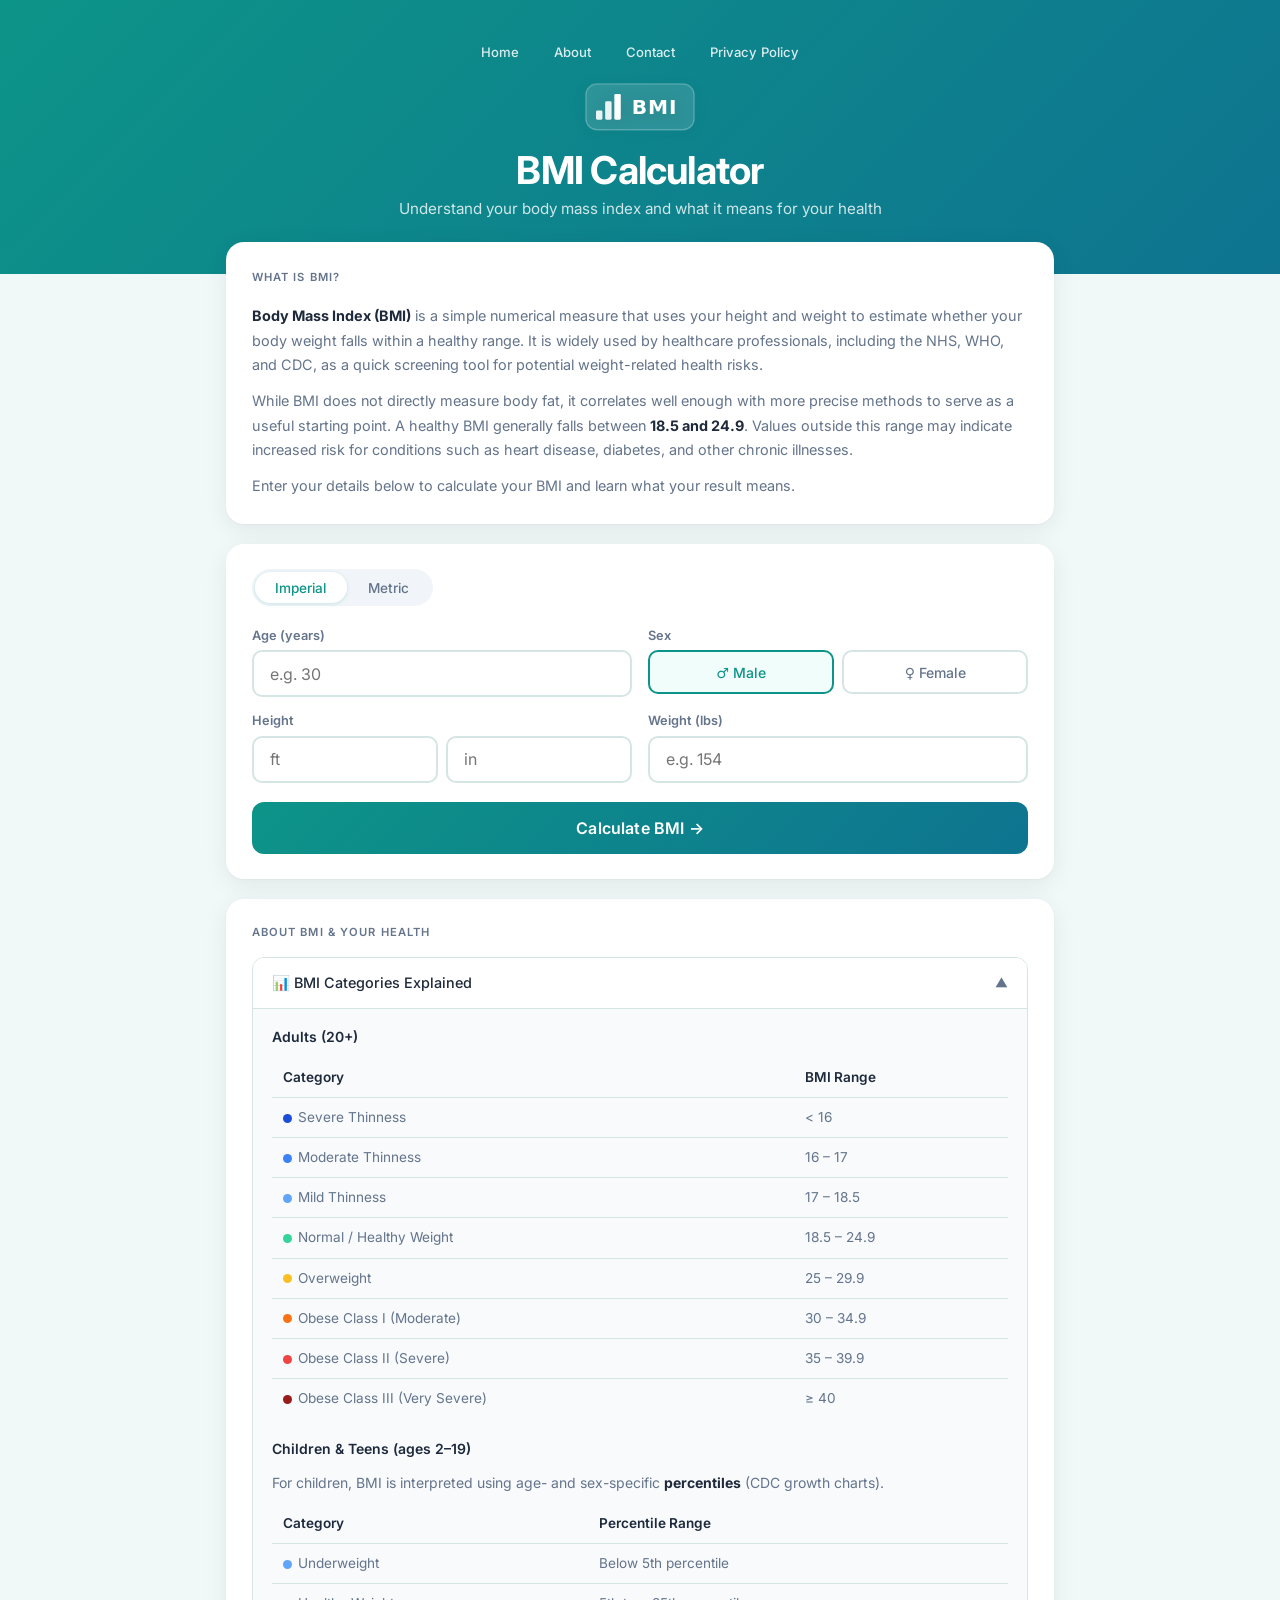
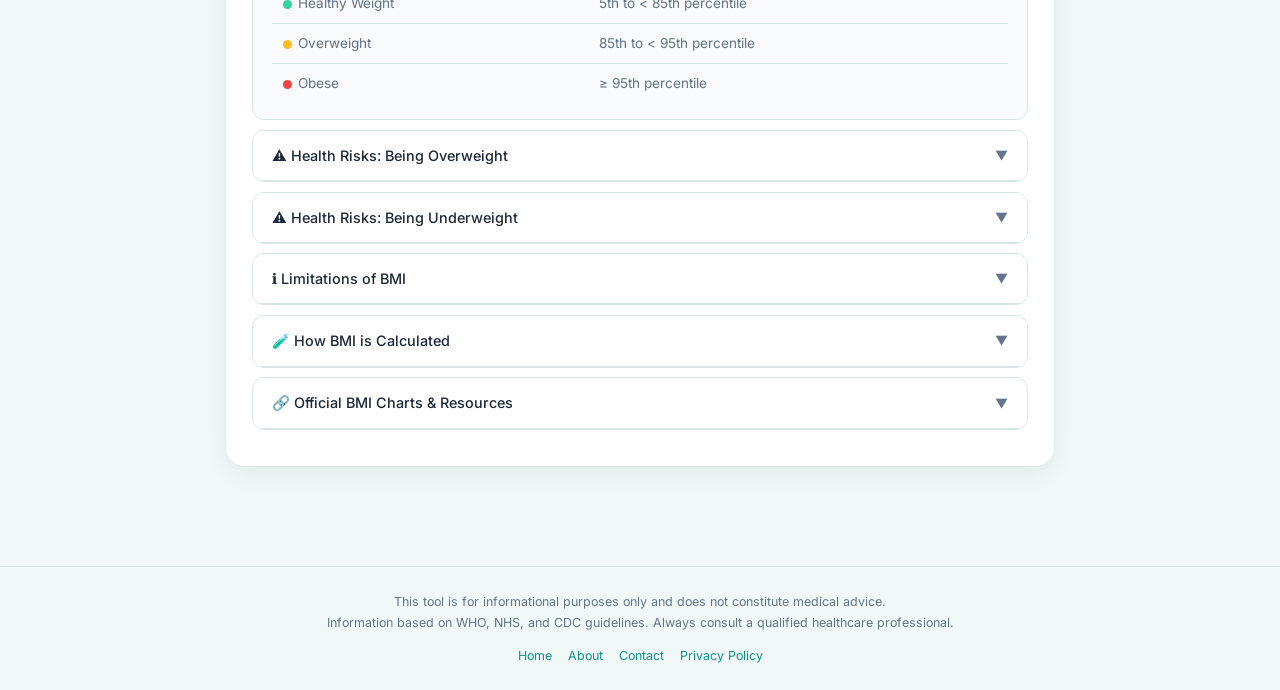
<file: index.html>
<!DOCTYPE html>
<html lang="en-GB">
<head>
<meta charset="UTF-8">
<meta name="viewport" content="width=device-width, initial-scale=1.0">
<title>BMI Calculator — Check Your Body Mass Index for Adults & Children</title>
<meta name="description" content="Free BMI calculator for adults and children (ages 2–19). Get your BMI, category, BMI Prime, Ponderal Index, and CDC percentile for kids. Based on WHO, NHS, and CDC guidelines.">
<meta name="author" content="BMI Calculator">
<meta name="robots" content="index, follow">
<meta name="theme-color" content="#0d9488">
<meta name="color-scheme" content="light">
<link rel="icon" href="/favicon.ico" sizes="32x32">
<link rel="icon" href="/favicon.svg" type="image/svg+xml">
<link rel="canonical" href="https://get-bmi.co.uk/">
<meta property="og:title" content="BMI Calculator — Adults & Children">
<meta property="og:description" content="Calculate your Body Mass Index instantly. Supports adults and children ages 2–19 with CDC percentile charts. Free, private, no sign-up required.">
<meta property="og:type" content="website">
<meta property="og:locale" content="en_GB">
<meta property="og:site_name" content="BMI Calculator">
<meta property="og:url" content="https://get-bmi.co.uk/">
<meta property="og:image" content="https://get-bmi.co.uk/og-image.png">
<meta property="og:image:width" content="1200">
<meta property="og:image:height" content="630">
<meta property="og:image:alt" content="BMI Calculator — free Body Mass Index tool for adults and children">
<meta name="twitter:card" content="summary_large_image">
<meta name="twitter:title" content="BMI Calculator — Adults & Children">
<meta name="twitter:description" content="Calculate your Body Mass Index instantly. Supports adults and children ages 2–19 with CDC percentile charts.">
<meta name="twitter:image" content="https://get-bmi.co.uk/og-image.png">
<meta name="twitter:image:alt" content="BMI Calculator — free Body Mass Index tool for adults and children">
<link rel="preconnect" href="https://fonts.googleapis.com">
<link rel="preconnect" href="https://fonts.gstatic.com" crossorigin>
<link href="https://fonts.googleapis.com/css2?family=Inter:wght@300;400;500;600;700&display=swap" rel="stylesheet">
<script>
  window.dataLayer = window.dataLayer || [];
  function gtag(){dataLayer.push(arguments);}
  gtag('consent', 'default', {
    'ad_storage': 'denied',
    'ad_user_data': 'denied',
    'ad_personalization': 'denied',
    'analytics_storage': 'denied',
    'wait_for_update': 500
  });
</script>
<script async src="https://fundingchoicesmessages.google.com/i/pub-6988631606998998?ers=1"></script>
<script>(function() {function signalGooglefcPresent() {
  if (!window.frames['googlefcPresent']) {
    if (document.body) {
      const iframe = document.createElement('iframe');
      iframe.style = 'width: 0; height: 0; border: none; z-index: -1000; left: -1000px; top: -1000px;';
      iframe.style.display = 'none';
      iframe.name = 'googlefcPresent';
      document.body.appendChild(iframe);
    } else {
      setTimeout(signalGooglefcPresent, 0);
    }
  }
}
signalGooglefcPresent();})();</script>
<script async src="https://pagead2.googlesyndication.com/pagead/js/adsbygoogle.js?client=ca-pub-6988631606998998"
     crossorigin="anonymous"></script>
<script type="application/ld+json">
{
  "@context": "https://schema.org",
  "@type": "WebApplication",
  "name": "BMI Calculator",
  "description": "Free Body Mass Index calculator for adults and children. Provides BMI, category, BMI Prime, Ponderal Index, healthy weight range, and CDC percentiles for ages 2–19.",
  "applicationCategory": "HealthApplication",
  "operatingSystem": "All",
  "offers": { "@type": "Offer", "price": "0", "priceCurrency": "USD" },
  "about": {
    "@type": "MedicalCondition",
    "name": "Obesity",
    "associatedAnatomy": { "@type": "AnatomicalStructure", "name": "Body" }
  }
}
</script>
<script type="application/ld+json">
{
  "@context": "https://schema.org",
  "@type": "BreadcrumbList",
  "itemListElement": [
    { "@type": "ListItem", "position": 1, "name": "Home", "item": "https://get-bmi.co.uk/" }
  ]
}
</script>
<script type="application/ld+json">
{
  "@context": "https://schema.org",
  "@type": "FAQPage",
  "mainEntity": [
    {
      "@type": "Question",
      "name": "What are the BMI categories for adults?",
      "acceptedAnswer": {
        "@type": "Answer",
        "text": "For adults aged 20 and over, BMI categories are: Underweight (below 18.5), Normal/Healthy Weight (18.5–24.9), Overweight (25–29.9), Obese Class I (30–34.9), Obese Class II (35–39.9), and Obese Class III (40 or above). For children aged 2–19, BMI is interpreted using age- and sex-specific CDC percentiles."
      }
    },
    {
      "@type": "Question",
      "name": "What are the health risks of being overweight?",
      "acceptedAnswer": {
        "@type": "Answer",
        "text": "Excess weight is associated with increased risk of Type 2 Diabetes, Coronary Heart Disease, Stroke, High Blood Pressure, certain cancers (bowel, breast), Sleep Apnoea, Osteoarthritis, Non-alcoholic Fatty Liver Disease, Kidney Disease, Gallbladder Disease, Metabolic Syndrome, Infertility, Depression, and Chronic Back Pain."
      }
    },
    {
      "@type": "Question",
      "name": "What are the health risks of being underweight?",
      "acceptedAnswer": {
        "@type": "Answer",
        "text": "Being underweight can lead to Malnutrition and Deficiencies, Osteoporosis, Anaemia, a Weakened Immune System, Fertility Problems, Developmental Issues in children, and Increased Surgical Risk."
      }
    },
    {
      "@type": "Question",
      "name": "What are the limitations of BMI?",
      "acceptedAnswer": {
        "@type": "Answer",
        "text": "BMI does not account for muscle mass (athletes may show high BMI with low body fat), age-related muscle loss in older adults, ethnicity-specific risk thresholds, pregnancy, or fat distribution. Waist circumference is a useful complementary measure."
      }
    },
    {
      "@type": "Question",
      "name": "How is BMI calculated?",
      "acceptedAnswer": {
        "@type": "Answer",
        "text": "Metric: BMI = weight (kg) ÷ height² (m²). Imperial: BMI = (weight (lbs) × 703) ÷ height² (in²). BMI Prime is your BMI divided by 25. Ponderal Index = weight (kg) ÷ height³ (m³). For children aged 2–19, BMI is compared against CDC age- and sex-specific percentile charts."
      }
    }
  ]
}
</script>
<link rel="stylesheet" href="style.css?v=4e0d9e52">
</head>
<body>

<header>
  <nav class="site-nav">
    <a href="/">Home</a>
    <a href="/about">About</a>
    <a href="/contact">Contact</a>
    <a href="/privacy">Privacy Policy</a>
  </nav>
  <svg class="header-logo" viewBox="0 0 120 52" fill="none" xmlns="http://www.w3.org/2000/svg" aria-hidden="true">
    <rect x="1" y="1" width="118" height="50" rx="12" fill="rgba(255,255,255,.13)" stroke="rgba(255,255,255,.25)" stroke-width="1.5"/>
    <!-- Bar chart icon -->
    <rect x="12" y="30" width="7" height="10" rx="1.5" fill="rgba(255,255,255,.9)"/>
    <rect x="22" y="20" width="7" height="20" rx="1.5" fill="rgba(255,255,255,.9)"/>
    <rect x="32" y="12" width="7" height="28" rx="1.5" fill="#fff"/>
    <!-- BMI text -->
    <text x="76" y="34" text-anchor="middle" font-family="system-ui,sans-serif" font-size="22" font-weight="800" fill="#fff" letter-spacing="1">BMI</text>
  </svg>
  <h1>BMI Calculator</h1>
  <p>Understand your body mass index and what it means for your health</p>
</header>

<main>

  <!-- ── Intro Card ── -->
  <div class="card anim-in intro-card">
    <h2 class="card-label">What is BMI?</h2>
    <p><strong class="hl">Body Mass Index (BMI)</strong> is a simple numerical measure that uses your height and weight to estimate whether your body weight falls within a healthy range. It is widely used by healthcare professionals, including the NHS, WHO, and CDC, as a quick screening tool for potential weight-related health risks.</p>
    <p>While BMI does not directly measure body fat, it correlates well enough with more precise methods to serve as a useful starting point. A healthy BMI generally falls between <strong class="hl">18.5 and 24.9</strong>. Values outside this range may indicate increased risk for conditions such as heart disease, diabetes, and other chronic illnesses.</p>
    <p>Enter your details below to calculate your BMI and learn what your result means.</p>
  </div>

  <!-- ── Input Card ── -->
  <div class="card anim-in">
    <div class="toggle-pill">
      <button id="btn-imperial" class="active" onclick="setUnit('imperial')">Imperial</button>
      <button id="btn-metric"            onclick="setUnit('metric')">Metric</button>
    </div>

    <div class="form-grid">
      <!-- Age -->
      <div class="fg">
        <label for="inp-age">Age (years)</label>
        <input id="inp-age" type="number" placeholder="e.g. 30" min="2" max="120">
      </div>

      <!-- Gender -->
      <div class="fg">
        <label>Sex</label>
        <div class="gender-row">
          <button class="gender-btn active" id="btn-male"   onclick="setGender('male')">&#9794; Male</button>
          <button class="gender-btn"        id="btn-female" onclick="setGender('female')">&#9792; Female</button>
        </div>
      </div>

      <!-- Height -->
      <div class="fg">
        <label id="lbl-height">Height</label>
        <div class="height-row" id="height-imperial">
          <input id="inp-ft" type="number" placeholder="ft" min="1" max="9">
          <input id="inp-in" type="number" placeholder="in" min="0" max="11" step="0.1">
        </div>
        <input id="inp-cm" type="number" placeholder="cm" min="50" max="300" class="hidden">
      </div>

      <!-- Weight -->
      <div class="fg">
        <label id="lbl-weight">Weight (lbs)</label>
        <input id="inp-weight" type="number" placeholder="e.g. 154" min="1">
      </div>
    </div>

    <button class="calc-btn" onclick="calculate()">Calculate BMI &rarr;</button>
  </div>

  <!-- ── Results ── -->
  <div id="results-wrap" class="hidden">

    <div class="results-grid">

      <!-- Bar Chart -->
      <div class="card gauge-wrap">
        <div class="card-label" id="chart-label">BMI Chart</div>

        <!-- Adult BMI chart -->
        <svg id="chart-svg" class="chart-svg" viewBox="0 0 200 260" aria-hidden="true">
          <defs>
            <clipPath id="bar-clip">
              <rect x="50" y="8" width="52" height="234" rx="8" ry="8"/>
            </clipPath>
          </defs>
          <g clip-path="url(#bar-clip)">
            <rect x="50" y="8"     width="52" height="33.4" fill="#991b1b"/>
            <rect x="50" y="41.4"  width="52" height="33.4" fill="#ef4444"/>
            <rect x="50" y="74.8"  width="52" height="33.4" fill="#f97316"/>
            <rect x="50" y="108.2" width="52" height="33.4" fill="#fbbf24"/>
            <rect x="50" y="141.6" width="52" height="43.5" fill="#34d399"/>
            <rect x="50" y="185.1" width="52" height="56.9" fill="#60a5fa"/>
            <line x1="50" y1="41.4"  x2="102" y2="41.4"  stroke="#fff" stroke-width="2"/>
            <line x1="50" y1="74.8"  x2="102" y2="74.8"  stroke="#fff" stroke-width="2"/>
            <line x1="50" y1="108.2" x2="102" y2="108.2" stroke="#fff" stroke-width="2"/>
            <line x1="50" y1="141.6" x2="102" y2="141.6" stroke="#fff" stroke-width="2"/>
            <line x1="50" y1="185.1" x2="102" y2="185.1" stroke="#fff" stroke-width="2"/>
          </g>
          <text x="44" y="13"  text-anchor="end" font-size="12" fill="#94a3b8" font-family="Inter,system-ui,sans-serif">45</text>
          <text x="44" y="46"  text-anchor="end" font-size="12" fill="#94a3b8" font-family="Inter,system-ui,sans-serif">40</text>
          <text x="44" y="80"  text-anchor="end" font-size="12" fill="#94a3b8" font-family="Inter,system-ui,sans-serif">35</text>
          <text x="44" y="113" text-anchor="end" font-size="12" fill="#94a3b8" font-family="Inter,system-ui,sans-serif">30</text>
          <text x="44" y="147" text-anchor="end" font-size="12" fill="#94a3b8" font-family="Inter,system-ui,sans-serif">25</text>
          <text x="44" y="190" text-anchor="end" font-size="12" fill="#94a3b8" font-family="Inter,system-ui,sans-serif">18.5</text>
          <text x="44" y="247" text-anchor="end" font-size="12" fill="#94a3b8" font-family="Inter,system-ui,sans-serif">10</text>
          <g id="chart-marker">
            <polygon points="110,0 122,-7 122,7" fill="#1e293b"/>
            <text id="m-bmi" x="126" y="5" font-size="13" font-weight="700" fill="#1e293b" font-family="Inter,system-ui,sans-serif"></text>
          </g>
        </svg>

        <!-- Child percentile chart (hidden by default) -->
        <svg id="chart-svg-child" class="chart-svg hidden" viewBox="0 0 200 260" aria-hidden="true">
          <defs>
            <clipPath id="bar-clip-child">
              <rect x="50" y="8" width="52" height="234" rx="8" ry="8"/>
            </clipPath>
          </defs>
          <g clip-path="url(#bar-clip-child)">
            <rect x="50" y="8"     width="52" height="11.7" fill="#ef4444"/>
            <rect x="50" y="19.7"  width="52" height="23.4" fill="#fbbf24"/>
            <rect x="50" y="43.1"  width="52" height="187.2" fill="#34d399"/>
            <rect x="50" y="230.3" width="52" height="11.7" fill="#60a5fa"/>
            <line x1="50" y1="19.7"  x2="102" y2="19.7"  stroke="#fff" stroke-width="2"/>
            <line x1="50" y1="43.1"  x2="102" y2="43.1"  stroke="#fff" stroke-width="2"/>
            <line x1="50" y1="230.3" x2="102" y2="230.3" stroke="#fff" stroke-width="2"/>
          </g>
          <text x="44" y="24"  text-anchor="end" font-size="11" fill="#94a3b8" font-family="Inter,system-ui,sans-serif">95th</text>
          <text x="44" y="48"  text-anchor="end" font-size="11" fill="#94a3b8" font-family="Inter,system-ui,sans-serif">85th</text>
          <text x="44" y="130" text-anchor="end" font-size="11" fill="#94a3b8" font-family="Inter,system-ui,sans-serif">50th</text>
          <text x="44" y="235" text-anchor="end" font-size="11" fill="#94a3b8" font-family="Inter,system-ui,sans-serif">5th</text>
          <g id="chart-marker-child">
            <polygon points="110,0 122,-7 122,7" fill="#1e293b"/>
            <text id="m-pct" x="126" y="5" font-size="13" font-weight="700" fill="#1e293b" font-family="Inter,system-ui,sans-serif"></text>
          </g>
        </svg>

        <!-- Adult legend -->
        <div class="scale-legend" id="legend-adult">
          <div class="legend-item"><div class="legend-dot" style="background:#60a5fa"></div>Underweight</div>
          <div class="legend-item"><div class="legend-dot" style="background:#34d399"></div>Healthy</div>
          <div class="legend-item"><div class="legend-dot" style="background:#fbbf24"></div>Overweight</div>
          <div class="legend-item"><div class="legend-dot" style="background:#ef4444"></div>Obese</div>
          <div class="legend-item"><div class="legend-dot" style="background:#991b1b"></div>Obese III+</div>
        </div>
        <!-- Child legend (hidden by default) -->
        <div class="scale-legend hidden" id="legend-child">
          <div class="legend-item"><div class="legend-dot" style="background:#60a5fa"></div>Underweight</div>
          <div class="legend-item"><div class="legend-dot" style="background:#34d399"></div>Healthy</div>
          <div class="legend-item"><div class="legend-dot" style="background:#fbbf24"></div>Overweight</div>
          <div class="legend-item"><div class="legend-dot" style="background:#ef4444"></div>Obese</div>
        </div>
      </div>

      <!-- Metrics -->
      <div class="card">
        <div class="card-label">Your Results</div>
        <div class="metrics">
          <div class="metric">
            <span class="metric-label">BMI</span>
            <span class="metric-val" id="r-bmi">—</span>
          </div>
          <div class="metric hidden" id="metric-pct">
            <span class="metric-label">Percentile</span>
            <span class="metric-val" id="r-pct">—</span>
          </div>
          <div class="metric">
            <span class="metric-label">Category</span>
            <span class="metric-val" id="r-cat">—</span>
          </div>
          <div class="metric">
            <span class="metric-label">Healthy Weight Range</span>
            <span class="metric-val" id="r-range">—</span>
          </div>
          <div class="metric">
            <span class="metric-label">BMI Prime</span>
            <span class="metric-val" id="r-prime">—</span>
          </div>
          <div class="metric">
            <span class="metric-label">Ponderal Index</span>
            <span class="metric-val" id="r-ponderal">—</span>
          </div>
        </div>
        <div class="insight" id="insight-box"></div>
      </div>

    </div>

<!-- NHS note -->
    <div class="nhs-note" id="nhs-note">
      <strong>Important NHS guidance:</strong> If you are of South Asian, Chinese, other Asian, Middle Eastern, Black African or African-Caribbean heritage, a BMI of 23 or above may indicate increased health risk, and 27.5 or above indicates high risk &mdash; lower than the standard thresholds. BMI is not appropriate during pregnancy. Always consult your GP for personalised medical advice.
    </div>

  </div>

  <!-- ── Info Section ── -->
  <div class="card">
    <h2 class="card-label">About BMI &amp; Your Health</h2>

    <div class="acc-item open">
      <div class="acc-head" onclick="toggleAcc(this)">
        <span>&#128202; BMI Categories Explained</span>
        <span class="acc-arrow">&#9660;</span>
      </div>
      <div class="acc-body"><div class="acc-inner">
        <p class="acc-subhead">Adults (20+)</p>
        <table class="bmi-table">
          <thead><tr><th>Category</th><th>BMI Range</th></tr></thead>
          <tbody>
            <tr><td><span class="dot-inline" style="background:#1d4ed8"></span>Severe Thinness</td><td>&lt; 16</td></tr>
            <tr><td><span class="dot-inline" style="background:#3b82f6"></span>Moderate Thinness</td><td>16 – 17</td></tr>
            <tr><td><span class="dot-inline" style="background:#60a5fa"></span>Mild Thinness</td><td>17 – 18.5</td></tr>
            <tr><td><span class="dot-inline" style="background:#34d399"></span>Normal / Healthy Weight</td><td>18.5 – 24.9</td></tr>
            <tr><td><span class="dot-inline" style="background:#fbbf24"></span>Overweight</td><td>25 – 29.9</td></tr>
            <tr><td><span class="dot-inline" style="background:#f97316"></span>Obese Class I (Moderate)</td><td>30 – 34.9</td></tr>
            <tr><td><span class="dot-inline" style="background:#ef4444"></span>Obese Class II (Severe)</td><td>35 – 39.9</td></tr>
            <tr><td><span class="dot-inline" style="background:#991b1b"></span>Obese Class III (Very Severe)</td><td>&ge; 40</td></tr>
          </tbody>
        </table>
        <p class="acc-subhead mt-12">Children &amp; Teens (ages 2–19)</p>
        <p class="mb-06">For children, BMI is interpreted using age- and sex-specific <strong class="hl">percentiles</strong> (CDC growth charts).</p>
        <table class="bmi-table">
          <thead><tr><th>Category</th><th>Percentile Range</th></tr></thead>
          <tbody>
            <tr><td><span class="dot-inline" style="background:#60a5fa"></span>Underweight</td><td>Below 5th percentile</td></tr>
            <tr><td><span class="dot-inline" style="background:#34d399"></span>Healthy Weight</td><td>5th to &lt; 85th percentile</td></tr>
            <tr><td><span class="dot-inline" style="background:#fbbf24"></span>Overweight</td><td>85th to &lt; 95th percentile</td></tr>
            <tr><td><span class="dot-inline" style="background:#ef4444"></span>Obese</td><td>&ge; 95th percentile</td></tr>
          </tbody>
        </table>
      </div></div>
    </div>

    <div class="acc-item">
      <div class="acc-head" onclick="toggleAcc(this)">
        <span>&#9888;&#65039; Health Risks: Being Overweight</span>
        <span class="acc-arrow">&#9660;</span>
      </div>
      <div class="acc-body"><div class="acc-inner">
        <p>Excess weight is associated with significantly increased risk of these conditions:</p>
        <div class="risk-tags">
          <a class="rtag red" href="https://www.nhs.uk/conditions/type-2-diabetes/" target="_blank" rel="noopener">Type 2 Diabetes</a>
          <a class="rtag red" href="https://www.nhs.uk/conditions/coronary-heart-disease/" target="_blank" rel="noopener">Coronary Heart Disease</a>
          <a class="rtag red" href="https://www.nhs.uk/conditions/stroke/" target="_blank" rel="noopener">Stroke</a>
          <a class="rtag red" href="https://www.nhs.uk/conditions/high-blood-pressure/" target="_blank" rel="noopener">High Blood Pressure</a>
          <a class="rtag red" href="https://www.nhs.uk/conditions/bowel-cancer/" target="_blank" rel="noopener">Bowel Cancer</a>
          <a class="rtag red" href="https://www.nhs.uk/conditions/breast-cancer/" target="_blank" rel="noopener">Breast Cancer</a>
          <a class="rtag orange" href="https://www.nhs.uk/conditions/sleep-apnoea/" target="_blank" rel="noopener">Sleep Apnoea</a>
          <a class="rtag orange" href="https://www.nhs.uk/conditions/osteoarthritis/" target="_blank" rel="noopener">Osteoarthritis</a>
          <a class="rtag orange" href="https://www.nhs.uk/conditions/non-alcoholic-fatty-liver-disease/" target="_blank" rel="noopener">Non-alcoholic Fatty Liver Disease</a>
          <a class="rtag orange" href="https://www.nhs.uk/conditions/kidney-disease/" target="_blank" rel="noopener">Kidney Disease</a>
          <a class="rtag orange" href="https://www.nhs.uk/conditions/gallstones/" target="_blank" rel="noopener">Gallbladder Disease</a>
          <a class="rtag orange" href="https://www.nhs.uk/conditions/metabolic-syndrome/" target="_blank" rel="noopener">Metabolic Syndrome</a>
          <a class="rtag orange" href="https://www.nhs.uk/conditions/infertility/" target="_blank" rel="noopener">Infertility</a>
          <a class="rtag orange" href="https://www.nhs.uk/mental-health/conditions/depression-in-adults/" target="_blank" rel="noopener">Depression &amp; Anxiety</a>
          <a class="rtag orange" href="https://www.nhs.uk/conditions/back-pain/" target="_blank" rel="noopener">Chronic Back Pain</a>
        </div>
      </div></div>
    </div>

    <div class="acc-item">
      <div class="acc-head" onclick="toggleAcc(this)">
        <span>&#9888;&#65039; Health Risks: Being Underweight</span>
        <span class="acc-arrow">&#9660;</span>
      </div>
      <div class="acc-body"><div class="acc-inner">
        <p>Being underweight can also carry significant health risks:</p>
        <div class="risk-tags">
          <a class="rtag red" href="https://www.nhs.uk/conditions/malnutrition/" target="_blank" rel="noopener">Malnutrition &amp; Deficiencies</a>
          <a class="rtag red" href="https://www.nhs.uk/conditions/osteoporosis/" target="_blank" rel="noopener">Osteoporosis</a>
          <a class="rtag orange" href="https://www.nhs.uk/conditions/iron-deficiency-anaemia/" target="_blank" rel="noopener">Anaemia</a>
          <a class="rtag orange" href="https://www.nhs.uk/live-well/healthy-weight/advice-for-underweight-adults/" target="_blank" rel="noopener">Weakened Immune System</a>
          <a class="rtag orange" href="https://www.nhs.uk/conditions/infertility/" target="_blank" rel="noopener">Fertility Problems</a>
          <a class="rtag orange" href="https://www.nhs.uk/live-well/healthy-weight/childrens-weight/underweight-children-6-12-advice-for-parents/" target="_blank" rel="noopener">Developmental Issues (in children)</a>
          <a class="rtag orange" href="https://www.nhs.uk/live-well/healthy-weight/advice-for-underweight-adults/" target="_blank" rel="noopener">Increased Surgical Risk</a>
        </div>
      </div></div>
    </div>

    <div class="acc-item">
      <div class="acc-head" onclick="toggleAcc(this)">
        <span>&#8505;&#65039; Limitations of BMI</span>
        <span class="acc-arrow">&#9660;</span>
      </div>
      <div class="acc-body"><div class="acc-inner">
        <p>BMI is a useful population-level screening tool but has well-documented limitations:</p>
        <ul class="lim-list">
          <li><strong>Athletes &amp; muscular people</strong> &mdash; may show a high BMI despite having low body fat, because muscle is denser than fat.</li>
          <li><strong>Older adults</strong> &mdash; may have a healthy BMI but carry excess fat due to age-related muscle loss (sarcopenia).</li>
          <li><strong>Ethnicity</strong> &mdash; South Asian, East Asian, Middle Eastern, and Black African populations face higher metabolic risk at lower BMI thresholds.</li>
          <li><strong>Children &amp; teenagers</strong> &mdash; BMI should only be interpreted using age- and gender-specific percentile charts (not adult ranges).</li>
          <li><strong>Pregnancy</strong> &mdash; BMI is not an appropriate measure during pregnancy.</li>
          <li><strong>Fat distribution</strong> &mdash; BMI does not account for where fat is stored. Abdominal (visceral) fat is more harmful than fat elsewhere; waist circumference is a useful complementary measure.</li>
        </ul>
      </div></div>
    </div>

    <div class="acc-item">
      <div class="acc-head" onclick="toggleAcc(this)">
        <span>&#129514; How BMI is Calculated</span>
        <span class="acc-arrow">&#9660;</span>
      </div>
      <div class="acc-body"><div class="acc-inner">
        <p><strong>Metric formula:</strong> BMI = weight (kg) &divide; height&sup2; (m&sup2;)</p>
        <p class="mt-06"><strong>Imperial formula:</strong> BMI = (weight (lbs) &times; 703) &divide; height&sup2; (in&sup2;)</p>
        <p class="mt-09"><strong>BMI Prime</strong> is your BMI divided by 25 (the upper limit of healthy). A value of exactly 1.0 means you are at the top of the healthy range. Values below 1.0 are healthy; above 1.0 indicates overweight or obese.</p>
        <p class="mt-09"><strong>Ponderal Index (PI)</strong> = weight (kg) &divide; height&sup3; (m&sup3;). An alternative to BMI that accounts for body shape differences, especially for very tall or short individuals. A healthy PI is typically 11&ndash;14 kg/m&sup3;.</p>
        <p class="mt-12"><strong>BMI Percentiles for Children (ages 2&ndash;19)</strong></p>
        <p class="mt-04">For children and teens, BMI is calculated the same way as for adults, but the result is interpreted differently. Because body composition changes with age and differs between boys and girls, a child&rsquo;s BMI is compared against age- and sex-specific reference data from the CDC growth charts.</p>
        <p class="mt-06">The result is expressed as a <strong>percentile</strong> &mdash; for example, a child at the 60th percentile has a BMI greater than 60% of children of the same age and sex. The CDC categories are:</p>
        <ul class="lim-list mt-05">
          <li><strong>Underweight:</strong> below the 5th percentile</li>
          <li><strong>Healthy weight:</strong> 5th to below the 85th percentile</li>
          <li><strong>Overweight:</strong> 85th to below the 95th percentile</li>
          <li><strong>Obese:</strong> 95th percentile or above</li>
        </ul>
      </div></div>
    </div>

    <div class="acc-item">
      <div class="acc-head" onclick="toggleAcc(this)">
        <span>&#128279; Official BMI Charts &amp; Resources</span>
        <span class="acc-arrow">&#9660;</span>
      </div>
      <div class="acc-body"><div class="acc-inner">
        <p><strong>Adult BMI</strong></p>
        <ul class="lim-list mt-04">
          <li><a href="https://www.nhs.uk/health-assessment-tools/calculate-your-body-mass-index/calculate-bmi-for-adults" target="_blank" rel="noopener">NHS Adult BMI Calculator</a></li>
          <li><a href="https://www.who.int/data/gho/data/themes/topics/topic-details/GHO/body-mass-index" target="_blank" rel="noopener">WHO &mdash; Body Mass Index Classification</a></li>
          <li><a href="https://www.who.int/news-room/fact-sheets/detail/obesity-and-overweight" target="_blank" rel="noopener">WHO &mdash; Obesity &amp; Overweight Fact Sheet</a></li>
        </ul>
        <p class="mt-10"><strong>Children &amp; Teens (ages 2&ndash;19)</strong></p>
        <ul class="lim-list mt-04">
          <li><a href="https://www.cdc.gov/growthcharts/data/set1clinical/cj41c023.pdf" target="_blank" rel="noopener">CDC Boys BMI-for-Age Chart (PDF)</a></li>
          <li><a href="https://www.cdc.gov/growthcharts/data/set2clinical/cj41c074.pdf" target="_blank" rel="noopener">CDC Girls BMI-for-Age Chart (PDF)</a></li>
          <li><a href="https://www.cdc.gov/bmi/child-teen-calculator/index.html" target="_blank" rel="noopener">CDC Child &amp; Teen BMI Calculator</a></li>
          <li><a href="https://www.nhs.uk/health-assessment-tools/calculate-your-body-mass-index/calculate-bmi-for-children-teenagers" target="_blank" rel="noopener">NHS Child &amp; Teen BMI Calculator</a></li>
          <li><a href="https://www.who.int/toolkits/child-growth-standards/standards/body-mass-index-for-age-bmi-for-age" target="_blank" rel="noopener">WHO Child Growth Standards &mdash; BMI-for-Age</a></li>
          <li><a href="https://www.who.int/tools/growth-reference-data-for-5to19-years/indicators/bmi-for-age" target="_blank" rel="noopener">WHO Growth Reference (5&ndash;19 years) &mdash; BMI-for-Age</a></li>
        </ul>
      </div></div>
    </div>

  </div>

</main>

<footer>
  <p>This tool is for informational purposes only and does not constitute medical advice.</p>
  <p>Information based on WHO, NHS, and CDC guidelines. Always consult a qualified healthcare professional.</p>
  <nav class="footer-links">
    <a href="/">Home</a>
    <a href="/about">About</a>
    <a href="/contact">Contact</a>
    <a href="/privacy">Privacy Policy</a>
  </nav>
</footer>

<script src="script.js?v=2411e606"></script>
</body>
</html>
</file>
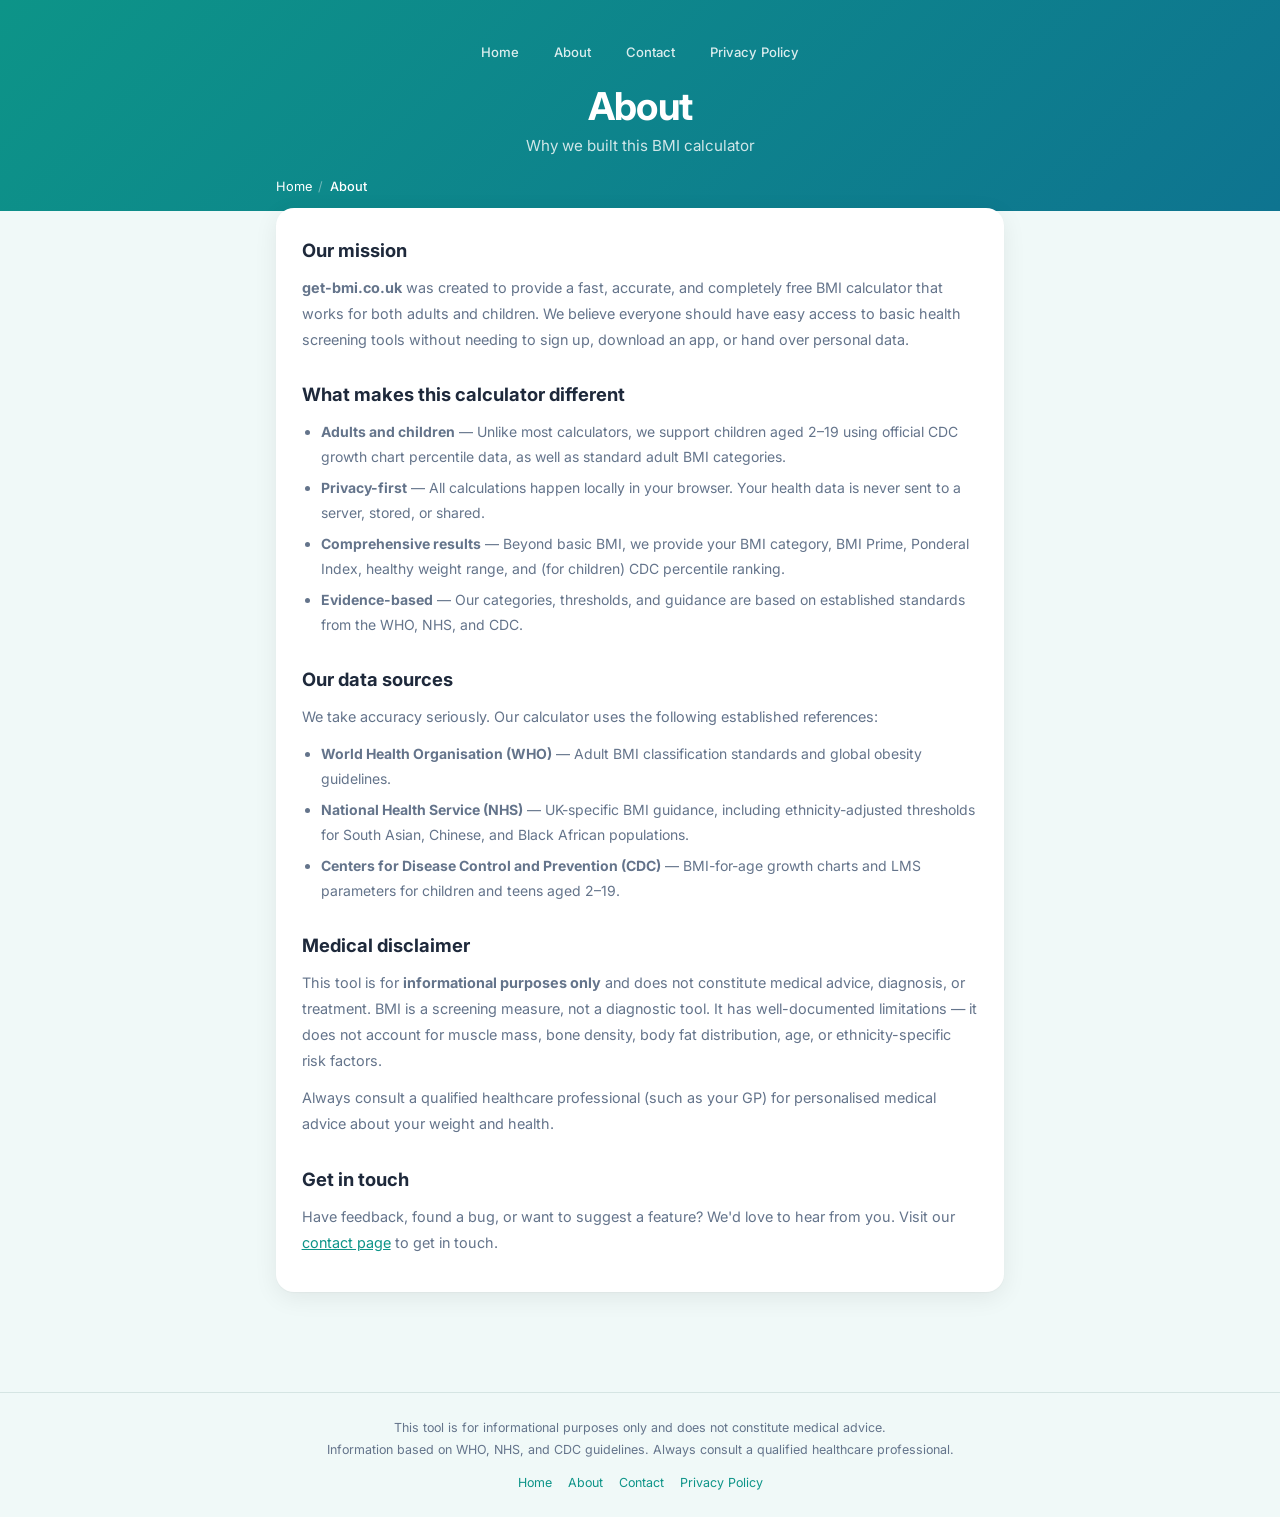
<file: about.html>
<!DOCTYPE html>
<html lang="en-GB">
<head>
<meta charset="UTF-8">
<meta name="viewport" content="width=device-width, initial-scale=1.0">
<title>About &mdash; get-bmi.co.uk BMI Calculator</title>
<meta name="description" content="Learn about get-bmi.co.uk, a free BMI calculator for adults and children based on WHO, NHS, and CDC guidelines.">
<meta name="robots" content="index, follow">
<meta name="theme-color" content="#0d9488">
<link rel="icon" href="/favicon.ico" sizes="32x32">
<link rel="icon" href="/favicon.svg" type="image/svg+xml">
<link rel="canonical" href="https://get-bmi.co.uk/about">
<meta property="og:title" content="About — get-bmi.co.uk BMI Calculator">
<meta property="og:description" content="Learn about get-bmi.co.uk, a free BMI calculator for adults and children based on WHO, NHS, and CDC guidelines.">
<meta property="og:type" content="website">
<meta property="og:url" content="https://get-bmi.co.uk/about">
<meta property="og:locale" content="en_GB">
<meta property="og:site_name" content="BMI Calculator">
<meta property="og:image" content="https://get-bmi.co.uk/og-image.png">
<meta name="twitter:card" content="summary_large_image">
<meta name="twitter:title" content="About — get-bmi.co.uk BMI Calculator">
<meta name="twitter:description" content="Learn about get-bmi.co.uk, a free BMI calculator for adults and children based on WHO, NHS, and CDC guidelines.">
<meta name="twitter:image" content="https://get-bmi.co.uk/og-image.png">
<link rel="preconnect" href="https://fonts.googleapis.com">
<link rel="preconnect" href="https://fonts.gstatic.com" crossorigin>
<link href="https://fonts.googleapis.com/css2?family=Inter:wght@300;400;500;600;700&display=swap" rel="stylesheet">
<script>
  window.dataLayer = window.dataLayer || [];
  function gtag(){dataLayer.push(arguments);}
  gtag('consent', 'default', {
    'ad_storage': 'denied',
    'ad_user_data': 'denied',
    'ad_personalization': 'denied',
    'analytics_storage': 'denied',
    'wait_for_update': 500
  });
</script>
<script async src="https://fundingchoicesmessages.google.com/i/pub-6988631606998998?ers=1"></script>
<script>(function() {function signalGooglefcPresent() {
  if (!window.frames['googlefcPresent']) {
    if (document.body) {
      const iframe = document.createElement('iframe');
      iframe.style = 'width: 0; height: 0; border: none; z-index: -1000; left: -1000px; top: -1000px;';
      iframe.style.display = 'none';
      iframe.name = 'googlefcPresent';
      document.body.appendChild(iframe);
    } else {
      setTimeout(signalGooglefcPresent, 0);
    }
  }
}
signalGooglefcPresent();})();</script>
<script async src="https://pagead2.googlesyndication.com/pagead/js/adsbygoogle.js?client=ca-pub-6988631606998998"
     crossorigin="anonymous"></script>
<script type="application/ld+json">
{
  "@context": "https://schema.org",
  "@type": "BreadcrumbList",
  "itemListElement": [
    { "@type": "ListItem", "position": 1, "name": "Home", "item": "https://get-bmi.co.uk/" },
    { "@type": "ListItem", "position": 2, "name": "About", "item": "https://get-bmi.co.uk/about" }
  ]
}
</script>
<link rel="stylesheet" href="style.css?v=4e0d9e52">
</head>
<body>

<header>
  <nav class="site-nav">
    <a href="/">Home</a>
    <a href="/about">About</a>
    <a href="/contact">Contact</a>
    <a href="/privacy">Privacy Policy</a>
  </nav>
  <h1>About</h1>
  <p>Why we built this BMI calculator</p>
</header>

<div class="page-content">
  <nav class="breadcrumbs" aria-label="Breadcrumb">
    <a href="/">Home</a><span class="sep">/</span><span class="current">About</span>
  </nav>
  <div class="card anim-in">

    <h2>Our mission</h2>
    <p><strong>get-bmi.co.uk</strong> was created to provide a fast, accurate, and completely free BMI calculator that works for both adults and children. We believe everyone should have easy access to basic health screening tools without needing to sign up, download an app, or hand over personal data.</p>

    <h2>What makes this calculator different</h2>
    <ul>
      <li><strong>Adults and children</strong> &mdash; Unlike most calculators, we support children aged 2&ndash;19 using official CDC growth chart percentile data, as well as standard adult BMI categories.</li>
      <li><strong>Privacy-first</strong> &mdash; All calculations happen locally in your browser. Your health data is never sent to a server, stored, or shared.</li>
      <li><strong>Comprehensive results</strong> &mdash; Beyond basic BMI, we provide your BMI category, BMI Prime, Ponderal Index, healthy weight range, and (for children) CDC percentile ranking.</li>
      <li><strong>Evidence-based</strong> &mdash; Our categories, thresholds, and guidance are based on established standards from the WHO, NHS, and CDC.</li>
    </ul>

    <h2>Our data sources</h2>
    <p>We take accuracy seriously. Our calculator uses the following established references:</p>
    <ul>
      <li><strong>World Health Organisation (WHO)</strong> &mdash; Adult BMI classification standards and global obesity guidelines.</li>
      <li><strong>National Health Service (NHS)</strong> &mdash; UK-specific BMI guidance, including ethnicity-adjusted thresholds for South Asian, Chinese, and Black African populations.</li>
      <li><strong>Centers for Disease Control and Prevention (CDC)</strong> &mdash; BMI-for-age growth charts and LMS parameters for children and teens aged 2&ndash;19.</li>
    </ul>

    <h2>Medical disclaimer</h2>
    <p>This tool is for <strong>informational purposes only</strong> and does not constitute medical advice, diagnosis, or treatment. BMI is a screening measure, not a diagnostic tool. It has well-documented limitations &mdash; it does not account for muscle mass, bone density, body fat distribution, age, or ethnicity-specific risk factors.</p>
    <p>Always consult a qualified healthcare professional (such as your GP) for personalised medical advice about your weight and health.</p>

    <h2>Get in touch</h2>
    <p>Have feedback, found a bug, or want to suggest a feature? We'd love to hear from you. Visit our <a href="/contact">contact page</a> to get in touch.</p>

  </div>
</div>

<footer>
  <p>This tool is for informational purposes only and does not constitute medical advice.</p>
  <p>Information based on WHO, NHS, and CDC guidelines. Always consult a qualified healthcare professional.</p>
  <nav class="footer-links">
    <a href="/">Home</a>
    <a href="/about">About</a>
    <a href="/contact">Contact</a>
    <a href="/privacy">Privacy Policy</a>
  </nav>
</footer>

</body>
</html>
</file>
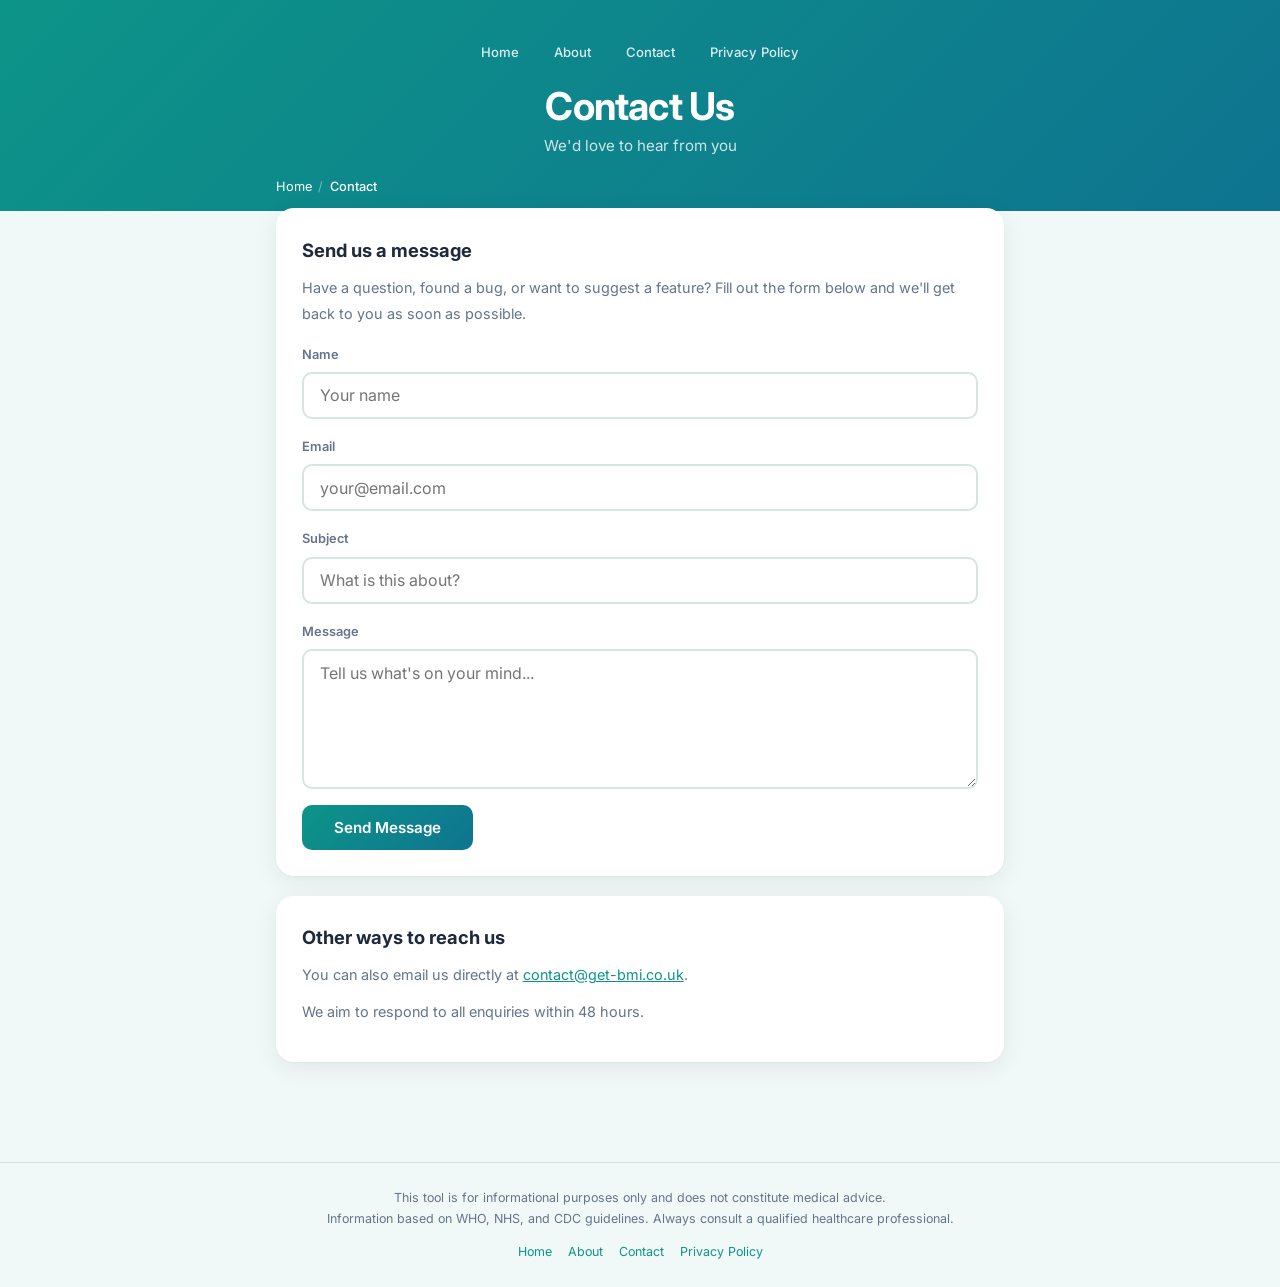
<file: contact.html>
<!DOCTYPE html>
<html lang="en-GB">
<head>
<meta charset="UTF-8">
<meta name="viewport" content="width=device-width, initial-scale=1.0">
<title>Contact Us &mdash; get-bmi.co.uk</title>
<meta name="description" content="Get in touch with the team behind get-bmi.co.uk. Send us feedback, report bugs, or suggest features.">
<meta name="robots" content="index, follow">
<meta name="theme-color" content="#0d9488">
<link rel="icon" href="/favicon.ico" sizes="32x32">
<link rel="icon" href="/favicon.svg" type="image/svg+xml">
<link rel="canonical" href="https://get-bmi.co.uk/contact">
<meta property="og:title" content="Contact Us — get-bmi.co.uk">
<meta property="og:description" content="Get in touch with the team behind get-bmi.co.uk. Send us feedback, report bugs, or suggest features.">
<meta property="og:type" content="website">
<meta property="og:url" content="https://get-bmi.co.uk/contact">
<meta property="og:locale" content="en_GB">
<meta property="og:site_name" content="BMI Calculator">
<meta property="og:image" content="https://get-bmi.co.uk/og-image.png">
<meta name="twitter:card" content="summary_large_image">
<meta name="twitter:title" content="Contact Us — get-bmi.co.uk">
<meta name="twitter:description" content="Get in touch with the team behind get-bmi.co.uk. Send us feedback, report bugs, or suggest features.">
<meta name="twitter:image" content="https://get-bmi.co.uk/og-image.png">
<link rel="preconnect" href="https://fonts.googleapis.com">
<link rel="preconnect" href="https://fonts.gstatic.com" crossorigin>
<link href="https://fonts.googleapis.com/css2?family=Inter:wght@300;400;500;600;700&display=swap" rel="stylesheet">
<script>
  window.dataLayer = window.dataLayer || [];
  function gtag(){dataLayer.push(arguments);}
  gtag('consent', 'default', {
    'ad_storage': 'denied',
    'ad_user_data': 'denied',
    'ad_personalization': 'denied',
    'analytics_storage': 'denied',
    'wait_for_update': 500
  });
</script>
<script async src="https://fundingchoicesmessages.google.com/i/pub-6988631606998998?ers=1"></script>
<script>(function() {function signalGooglefcPresent() {
  if (!window.frames['googlefcPresent']) {
    if (document.body) {
      const iframe = document.createElement('iframe');
      iframe.style = 'width: 0; height: 0; border: none; z-index: -1000; left: -1000px; top: -1000px;';
      iframe.style.display = 'none';
      iframe.name = 'googlefcPresent';
      document.body.appendChild(iframe);
    } else {
      setTimeout(signalGooglefcPresent, 0);
    }
  }
}
signalGooglefcPresent();})();</script>
<script async src="https://pagead2.googlesyndication.com/pagead/js/adsbygoogle.js?client=ca-pub-6988631606998998"
     crossorigin="anonymous"></script>
<script type="application/ld+json">
{
  "@context": "https://schema.org",
  "@type": "BreadcrumbList",
  "itemListElement": [
    { "@type": "ListItem", "position": 1, "name": "Home", "item": "https://get-bmi.co.uk/" },
    { "@type": "ListItem", "position": 2, "name": "Contact", "item": "https://get-bmi.co.uk/contact" }
  ]
}
</script>
<link rel="stylesheet" href="style.css?v=4e0d9e52">
</head>
<body>

<header>
  <nav class="site-nav">
    <a href="/">Home</a>
    <a href="/about">About</a>
    <a href="/contact">Contact</a>
    <a href="/privacy">Privacy Policy</a>
  </nav>
  <h1>Contact Us</h1>
  <p>We'd love to hear from you</p>
</header>

<div class="page-content">
  <nav class="breadcrumbs" aria-label="Breadcrumb">
    <a href="/">Home</a><span class="sep">/</span><span class="current">Contact</span>
  </nav>
  <div class="card anim-in">

    <h2>Send us a message</h2>
    <p>Have a question, found a bug, or want to suggest a feature? Fill out the form below and we'll get back to you as soon as possible.</p>

    <form class="contact-form" action="https://api.web3forms.com/submit" method="POST">
      <input type="hidden" name="access_key" value="b213d7ac-6331-477f-827d-5986feec83a9">
      <input type="hidden" name="subject" value="New contact from get-bmi.co.uk">
      <input type="hidden" name="redirect" value="https://web3forms.com/success">
      <input type="checkbox" name="botcheck" style="display:none">
      <label>
        Name
        <input type="text" name="name" placeholder="Your name" required>
      </label>
      <label>
        Email
        <input type="email" name="email" placeholder="your@email.com" required>
      </label>
      <label>
        Subject
        <input type="text" name="subject" placeholder="What is this about?">
      </label>
      <label>
        Message
        <textarea name="message" placeholder="Tell us what's on your mind..." required></textarea>
      </label>
      <button type="submit">Send Message</button>
    </form>

  </div>

  <div class="card anim-in">
    <h2>Other ways to reach us</h2>
    <p>You can also email us directly at <a href="mailto:contact@get-bmi.co.uk">contact@get-bmi.co.uk</a>.</p>
    <p>We aim to respond to all enquiries within 48 hours.</p>
  </div>
</div>

<footer>
  <p>This tool is for informational purposes only and does not constitute medical advice.</p>
  <p>Information based on WHO, NHS, and CDC guidelines. Always consult a qualified healthcare professional.</p>
  <nav class="footer-links">
    <a href="/">Home</a>
    <a href="/about">About</a>
    <a href="/contact">Contact</a>
    <a href="/privacy">Privacy Policy</a>
  </nav>
</footer>

</body>
</html>
</file>
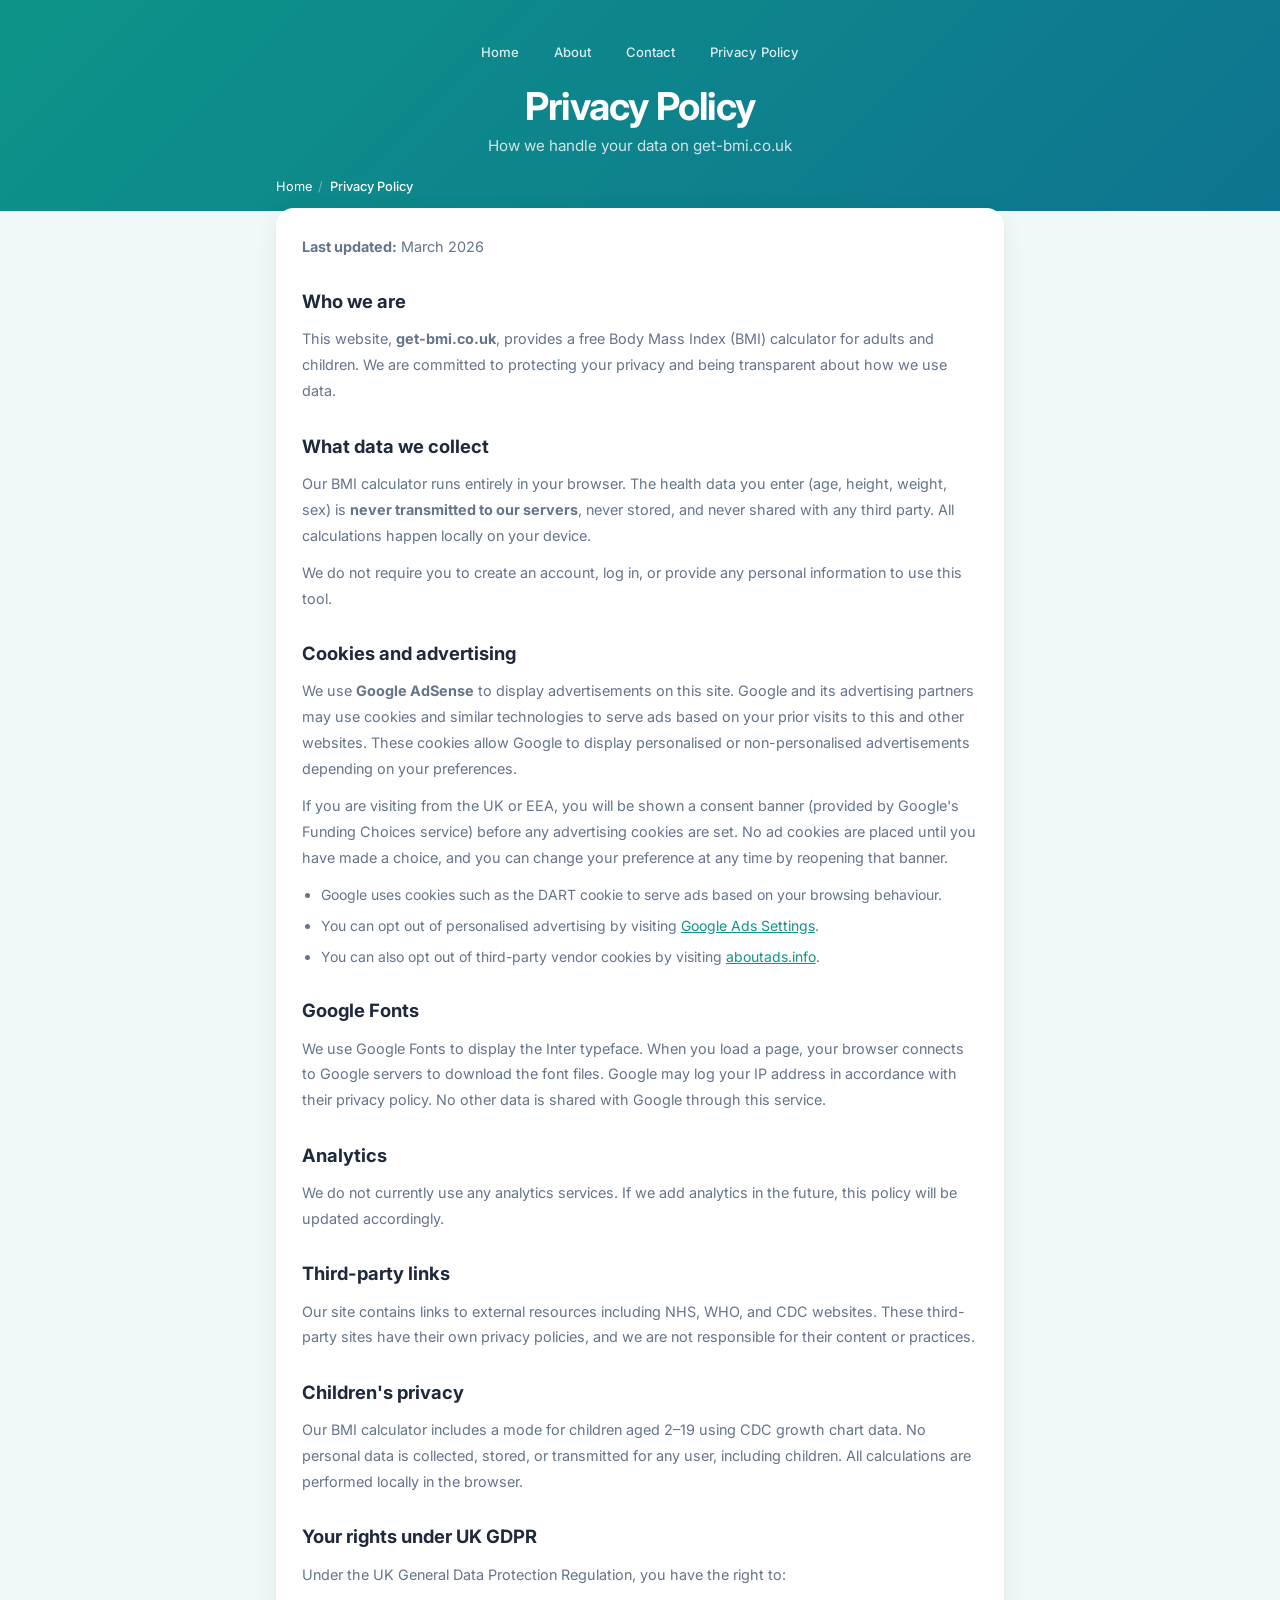
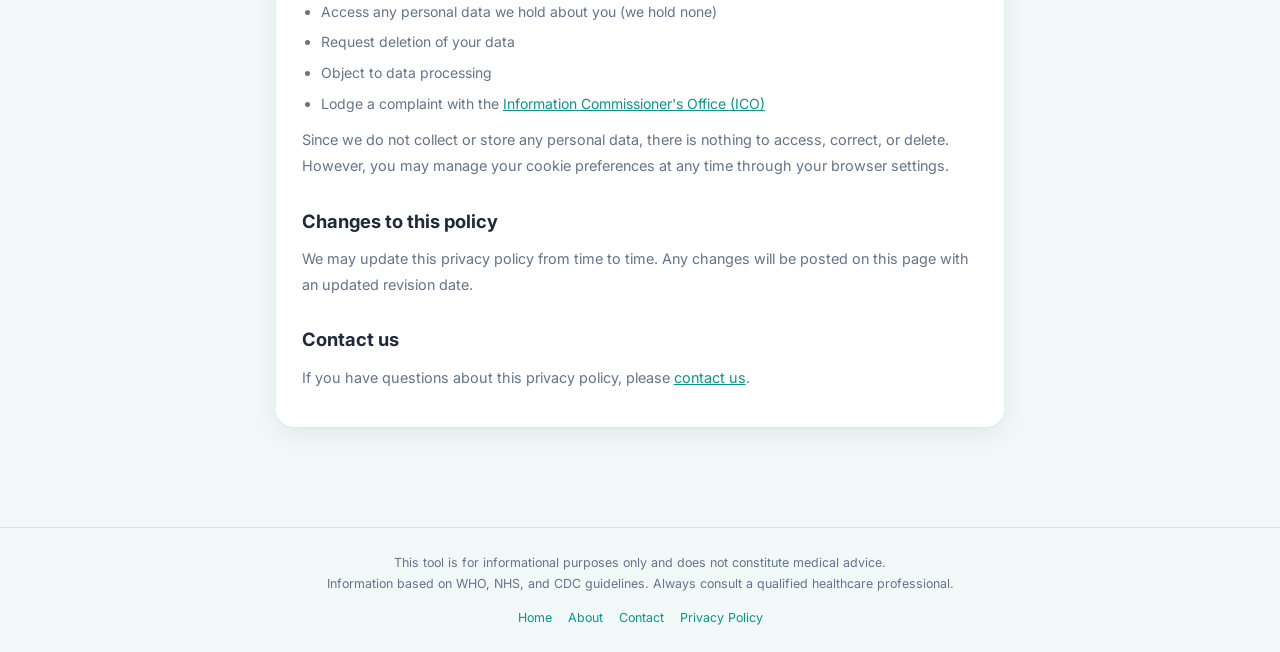
<file: privacy.html>
<!DOCTYPE html>
<html lang="en-GB">
<head>
<meta charset="UTF-8">
<meta name="viewport" content="width=device-width, initial-scale=1.0">
<title>Privacy Policy &mdash; get-bmi.co.uk</title>
<meta name="description" content="Privacy Policy for get-bmi.co.uk BMI Calculator. Learn how we handle your data, cookies, and third-party services.">
<meta name="robots" content="index, follow">
<meta name="theme-color" content="#0d9488">
<link rel="icon" href="/favicon.ico" sizes="32x32">
<link rel="icon" href="/favicon.svg" type="image/svg+xml">
<link rel="canonical" href="https://get-bmi.co.uk/privacy">
<meta property="og:title" content="Privacy Policy — get-bmi.co.uk">
<meta property="og:description" content="Privacy Policy for get-bmi.co.uk BMI Calculator. Learn how we handle your data, cookies, and third-party services.">
<meta property="og:type" content="website">
<meta property="og:url" content="https://get-bmi.co.uk/privacy">
<meta property="og:locale" content="en_GB">
<meta property="og:site_name" content="BMI Calculator">
<meta property="og:image" content="https://get-bmi.co.uk/og-image.png">
<meta name="twitter:card" content="summary_large_image">
<meta name="twitter:title" content="Privacy Policy — get-bmi.co.uk">
<meta name="twitter:description" content="Privacy Policy for get-bmi.co.uk BMI Calculator. Learn how we handle your data, cookies, and third-party services.">
<meta name="twitter:image" content="https://get-bmi.co.uk/og-image.png">
<link rel="preconnect" href="https://fonts.googleapis.com">
<link rel="preconnect" href="https://fonts.gstatic.com" crossorigin>
<link href="https://fonts.googleapis.com/css2?family=Inter:wght@300;400;500;600;700&display=swap" rel="stylesheet">
<script>
  window.dataLayer = window.dataLayer || [];
  function gtag(){dataLayer.push(arguments);}
  gtag('consent', 'default', {
    'ad_storage': 'denied',
    'ad_user_data': 'denied',
    'ad_personalization': 'denied',
    'analytics_storage': 'denied',
    'wait_for_update': 500
  });
</script>
<script async src="https://fundingchoicesmessages.google.com/i/pub-6988631606998998?ers=1"></script>
<script>(function() {function signalGooglefcPresent() {
  if (!window.frames['googlefcPresent']) {
    if (document.body) {
      const iframe = document.createElement('iframe');
      iframe.style = 'width: 0; height: 0; border: none; z-index: -1000; left: -1000px; top: -1000px;';
      iframe.style.display = 'none';
      iframe.name = 'googlefcPresent';
      document.body.appendChild(iframe);
    } else {
      setTimeout(signalGooglefcPresent, 0);
    }
  }
}
signalGooglefcPresent();})();</script>
<script async src="https://pagead2.googlesyndication.com/pagead/js/adsbygoogle.js?client=ca-pub-6988631606998998"
     crossorigin="anonymous"></script>
<script type="application/ld+json">
{
  "@context": "https://schema.org",
  "@type": "BreadcrumbList",
  "itemListElement": [
    { "@type": "ListItem", "position": 1, "name": "Home", "item": "https://get-bmi.co.uk/" },
    { "@type": "ListItem", "position": 2, "name": "Privacy Policy", "item": "https://get-bmi.co.uk/privacy" }
  ]
}
</script>
<link rel="stylesheet" href="style.css?v=4e0d9e52">
</head>
<body>

<header>
  <nav class="site-nav">
    <a href="/">Home</a>
    <a href="/about">About</a>
    <a href="/contact">Contact</a>
    <a href="/privacy">Privacy Policy</a>
  </nav>
  <h1>Privacy Policy</h1>
  <p>How we handle your data on get-bmi.co.uk</p>
</header>

<div class="page-content">
  <nav class="breadcrumbs" aria-label="Breadcrumb">
    <a href="/">Home</a><span class="sep">/</span><span class="current">Privacy Policy</span>
  </nav>
  <div class="card anim-in">

    <p><strong>Last updated:</strong> March 2026</p>

    <h2>Who we are</h2>
    <p>This website, <strong>get-bmi.co.uk</strong>, provides a free Body Mass Index (BMI) calculator for adults and children. We are committed to protecting your privacy and being transparent about how we use data.</p>

    <h2>What data we collect</h2>
    <p>Our BMI calculator runs entirely in your browser. The health data you enter (age, height, weight, sex) is <strong>never transmitted to our servers</strong>, never stored, and never shared with any third party. All calculations happen locally on your device.</p>
    <p>We do not require you to create an account, log in, or provide any personal information to use this tool.</p>

    <h2>Cookies and advertising</h2>
    <p>We use <strong>Google AdSense</strong> to display advertisements on this site. Google and its advertising partners may use cookies and similar technologies to serve ads based on your prior visits to this and other websites. These cookies allow Google to display personalised or non-personalised advertisements depending on your preferences.</p>
    <p>If you are visiting from the UK or EEA, you will be shown a consent banner (provided by Google's Funding Choices service) before any advertising cookies are set. No ad cookies are placed until you have made a choice, and you can change your preference at any time by reopening that banner.</p>
    <ul>
      <li>Google uses cookies such as the DART cookie to serve ads based on your browsing behaviour.</li>
      <li>You can opt out of personalised advertising by visiting <a href="https://www.google.com/settings/ads" target="_blank" rel="noopener">Google Ads Settings</a>.</li>
      <li>You can also opt out of third-party vendor cookies by visiting <a href="https://www.aboutads.info/choices/" target="_blank" rel="noopener">aboutads.info</a>.</li>
    </ul>

    <h2>Google Fonts</h2>
    <p>We use Google Fonts to display the Inter typeface. When you load a page, your browser connects to Google servers to download the font files. Google may log your IP address in accordance with their privacy policy. No other data is shared with Google through this service.</p>

    <h2>Analytics</h2>
    <p>We do not currently use any analytics services. If we add analytics in the future, this policy will be updated accordingly.</p>

    <h2>Third-party links</h2>
    <p>Our site contains links to external resources including NHS, WHO, and CDC websites. These third-party sites have their own privacy policies, and we are not responsible for their content or practices.</p>

    <h2>Children's privacy</h2>
    <p>Our BMI calculator includes a mode for children aged 2&ndash;19 using CDC growth chart data. No personal data is collected, stored, or transmitted for any user, including children. All calculations are performed locally in the browser.</p>

    <h2>Your rights under UK GDPR</h2>
    <p>Under the UK General Data Protection Regulation, you have the right to:</p>
    <ul>
      <li>Access any personal data we hold about you (we hold none)</li>
      <li>Request deletion of your data</li>
      <li>Object to data processing</li>
      <li>Lodge a complaint with the <a href="https://ico.org.uk/" target="_blank" rel="noopener">Information Commissioner's Office (ICO)</a></li>
    </ul>
    <p>Since we do not collect or store any personal data, there is nothing to access, correct, or delete. However, you may manage your cookie preferences at any time through your browser settings.</p>

    <h2>Changes to this policy</h2>
    <p>We may update this privacy policy from time to time. Any changes will be posted on this page with an updated revision date.</p>

    <h2>Contact us</h2>
    <p>If you have questions about this privacy policy, please <a href="/contact">contact us</a>.</p>

  </div>
</div>

<footer>
  <p>This tool is for informational purposes only and does not constitute medical advice.</p>
  <p>Information based on WHO, NHS, and CDC guidelines. Always consult a qualified healthcare professional.</p>
  <nav class="footer-links">
    <a href="/">Home</a>
    <a href="/about">About</a>
    <a href="/contact">Contact</a>
    <a href="/privacy">Privacy Policy</a>
  </nav>
</footer>

</body>
</html>
</file>
<file: style.css>
:root {
  --uw:  #60a5fa;
  --nm:  #34d399;
  --ow:  #fbbf24;
  --ob1: #f97316;
  --ob2: #ef4444;
  --bg:     #f0f9f8;
  --card:   #ffffff;
  --text:   #1e293b;
  --muted:  #64748b;
  --border: #d5e5e3;
  --accent: #0d9488;
  --accent2:#14b8a6;
}
*, *::before, *::after { box-sizing: border-box; margin: 0; padding: 0; }

body {
  font-family: 'Inter', system-ui, sans-serif;
  background: var(--bg);
  color: var(--text);
  min-height: 100vh;
}

/* ── Header ── */
header {
  background: linear-gradient(135deg, #0d9488 0%, #0e7490 100%);
  color: #fff;
  padding: 2.5rem 1rem 3.5rem;
  text-align: center;
}
.header-logo { width: 110px; height: auto; margin-bottom: .75rem; filter: drop-shadow(0 2px 8px rgba(0,0,0,.15)); }
header h1 { font-size: clamp(1.6rem, 4vw, 2.4rem); font-weight: 700; letter-spacing: -0.02em; }
header p  { margin-top: .4rem; opacity: .8; font-size: .95rem; }

/* ── Site nav ── */
.site-nav {
  display: flex;
  justify-content: center;
  gap: 1.2rem;
  margin-bottom: 1.2rem;
  flex-wrap: wrap;
}
.site-nav a {
  color: rgba(255,255,255,.85);
  text-decoration: none;
  font-size: .82rem;
  font-weight: 500;
  padding: .25rem .5rem;
  border-radius: 6px;
  transition: background .2s, color .2s;
}
.site-nav a:hover { background: rgba(255,255,255,.15); color: #fff; }

/* ── Main container ── */
main {
  max-width: 860px;
  margin: 0 auto;
  padding: 0 1rem 3rem;
  transform: translateY(-2rem);
}

/* ── Card ── */
.card {
  background: var(--card);
  border-radius: 18px;
  padding: 1.6rem;
  box-shadow: 0 1px 2px rgba(0,0,0,.04), 0 6px 24px rgba(0,0,0,.07);
  margin-bottom: 1.25rem;
}
.card-label {
  font-size: .7rem;
  font-weight: 600;
  text-transform: uppercase;
  letter-spacing: .1em;
  color: var(--muted);
  margin-bottom: 1.1rem;
}

/* ── Unit toggle ── */
.toggle-pill {
  display: inline-flex;
  background: #f1f5f9;
  border-radius: 50px;
  padding: 3px;
  margin-bottom: 1.4rem;
}
.toggle-pill button {
  padding: .45rem 1.3rem;
  border: none;
  border-radius: 50px;
  background: transparent;
  font-family: inherit;
  font-size: .85rem;
  font-weight: 500;
  color: var(--muted);
  cursor: pointer;
  transition: all .2s;
}
.toggle-pill button.active {
  background: #fff;
  color: var(--accent);
  box-shadow: 0 1px 4px rgba(13,148,136,.18);
}

/* ── Form grid ── */
.form-grid {
  display: grid;
  grid-template-columns: 1fr 1fr;
  gap: 1rem;
}
@media (max-width: 520px) { .form-grid { grid-template-columns: 1fr; } }

.fg { display: flex; flex-direction: column; gap: .45rem; }
.fg label { font-size: .8rem; font-weight: 600; color: var(--muted); }

.fg input {
  padding: .72rem 1rem;
  border: 2px solid var(--border);
  border-radius: 10px;
  font-family: inherit;
  font-size: 1rem;
  color: var(--text);
  outline: none;
  transition: border-color .2s, box-shadow .2s;
  width: 100%;
}
.fg input:focus {
  border-color: var(--accent);
  box-shadow: 0 0 0 3px rgba(13,148,136,.12);
}

.height-row { display: flex; gap: .5rem; }
.height-row input { flex: 1; }

/* ── Gender buttons ── */
.gender-row { display: flex; gap: .5rem; }
.gender-btn {
  flex: 1;
  padding: .72rem;
  border: 2px solid var(--border);
  border-radius: 10px;
  background: #fff;
  font-family: inherit;
  font-size: .875rem;
  font-weight: 500;
  color: var(--muted);
  cursor: pointer;
  transition: all .2s;
  display: flex; align-items: center; justify-content: center; gap: .4rem;
}
.gender-btn.active { border-color: var(--accent); color: var(--accent); background: #f0fdfa; }

/* ── Calc button ── */
.calc-btn {
  width: 100%;
  margin-top: 1.2rem;
  padding: 1rem;
  background: linear-gradient(135deg, #0d9488, #0e7490);
  color: #fff;
  border: none;
  border-radius: 12px;
  font-family: inherit;
  font-size: 1rem;
  font-weight: 600;
  cursor: pointer;
  letter-spacing: .01em;
  transition: opacity .2s, transform .15s;
}
.calc-btn:hover  { opacity: .9; }
.calc-btn:active { transform: scale(.99); }

/* ── Results grid ── */
.results-grid {
  display: grid;
  grid-template-columns: 1fr 1fr;
  gap: 1.25rem;
}
@media (max-width: 520px) { .results-grid { grid-template-columns: 1fr; } }

/* ── Gauge ── */
.gauge-wrap { text-align: center; }
.chart-svg  { width: 100%; max-width: 280px; height: auto; display: block; margin: 0 auto; overflow: hidden; }
#chart-marker, #chart-marker-child { transition: transform 0.5s cubic-bezier(0.34, 1.56, 0.64, 1), opacity 0.3s ease; opacity: 0; }

/* ── Metrics ── */
.metrics { display: flex; flex-direction: column; gap: .75rem; justify-content: center; }
.metric {
  background: #f8fafc;
  border-radius: 10px;
  padding: .85rem 1rem;
  display: flex;
  justify-content: space-between;
  align-items: center;
}
.metric-label { font-size: .72rem; font-weight: 600; text-transform: uppercase; letter-spacing: .08em; color: var(--muted); }
.metric-val   { font-size: 1.05rem; font-weight: 700; }

/* ── Insight banner ── */
.insight {
  margin-top: 1rem;
  padding: .9rem 1.1rem;
  border-radius: 12px;
  font-size: .875rem;
  font-weight: 500;
  line-height: 1.5;
  display: none;
}

/* ── Scale bar ── */
.scale-bar-outer {
  position: relative;
  padding-bottom: 1.4rem;
}
.scale-bar {
  height: 14px;
  border-radius: 7px;
  background: linear-gradient(to right,
    #60a5fa 0% 14%,
    #34d399 14% 40%,
    #fbbf24 40% 60%,
    #f97316 60% 80%,
    #ef4444 80% 100%
  );
  position: relative;
}
.scale-pin {
  position: absolute;
  top: -5px;
  width: 6px;
  height: 24px;
  background: #1e293b;
  border-radius: 3px;
  transform: translateX(-50%);
  transition: left .5s cubic-bezier(.34,1.56,.64,1);
  display: none;
}
.scale-pin::before {
  content: attr(data-label);
  position: absolute;
  bottom: calc(100% + 5px);
  left: 50%;
  transform: translateX(-50%);
  background: #1e293b;
  color: #fff;
  font-size: .7rem;
  font-weight: 700;
  padding: .2rem .5rem;
  border-radius: 5px;
  white-space: nowrap;
}
.scale-ticks {
  display: flex;
  justify-content: space-between;
  margin-top: .4rem;
  font-size: .7rem;
  color: var(--muted);
  font-weight: 500;
}
.scale-legend {
  display: flex;
  flex-wrap: wrap;
  justify-content: center;
  gap: .6rem;
  margin-top: 1rem;
}
.legend-item { display: flex; align-items: center; gap: .35rem; font-size: .75rem; color: var(--muted); }
.legend-dot  { width: 10px; height: 10px; border-radius: 50%; flex-shrink: 0; }

/* ── NHS note ── */
.nhs-note {
  background: #eff6ff;
  border-left: 4px solid #3b82f6;
  border-radius: 0 10px 10px 0;
  padding: .9rem 1.1rem;
  font-size: .82rem;
  color: #1e40af;
  line-height: 1.6;
  margin-bottom: 1.25rem;
  display: none;
}

/* ── Accordion ── */
.acc-item {
  border: 1px solid var(--border);
  border-radius: 12px;
  overflow: hidden;
  margin-bottom: .6rem;
}
.acc-head {
  display: flex;
  justify-content: space-between;
  align-items: center;
  padding: 1rem 1.2rem;
  cursor: pointer;
  font-size: .9rem;
  font-weight: 500;
  background: #fff;
  transition: background .15s;
  user-select: none;
}
.acc-head:hover { background: #f8fafc; }
.acc-arrow { font-size: .8rem; color: var(--muted); transition: transform .3s; }
.acc-item.open .acc-arrow { transform: rotate(180deg); }
.acc-body {
  max-height: 0;
  overflow: hidden;
  transition: max-height .35s ease;
  background: #f8fafc;
  border-top: 1px solid var(--border);
  font-size: .875rem;
  color: var(--muted);
  line-height: 1.7;
}
.acc-item.open .acc-body { max-height: 900px; }
.acc-inner { padding: 1rem 1.2rem; }

/* ── BMI table ── */
.bmi-table { width: 100%; border-collapse: collapse; font-size: .85rem; }
.bmi-table th, .bmi-table td { padding: .5rem .7rem; text-align: left; border-bottom: 1px solid var(--border); }
.bmi-table th { font-weight: 600; color: var(--text); background: #f8fafc; }
.bmi-table tr:last-child td { border-bottom: none; }
.dot-inline { display: inline-block; width: 9px; height: 9px; border-radius: 50%; margin-right: .4rem; vertical-align: middle; }

/* ── Risk tags ── */
.risk-tags { display: flex; flex-wrap: wrap; gap: .45rem; margin-top: .7rem; }
.rtag {
  padding: .28rem .75rem;
  border-radius: 20px;
  font-size: .75rem;
  font-weight: 500;
  text-decoration: none;
  transition: filter .2s, transform .15s;
}
.rtag:hover { filter: brightness(.92); transform: translateY(-1px); }
.rtag.red    { background: #fee2e2; color: #991b1b; }
.rtag.orange { background: #ffedd5; color: #9a3412; }

/* ── Limitations list ── */
.lim-list { display: flex; flex-direction: column; gap: .6rem; margin-top: .6rem; padding-left: 1.1rem; }
.lim-list li { font-size: .875rem; }

/* ── Footer ── */
footer {
  text-align: center;
  padding: 1.5rem 1rem;
  color: var(--muted);
  font-size: .78rem;
  border-top: 1px solid var(--border);
  line-height: 1.7;
}
.footer-links {
  display: flex;
  justify-content: center;
  gap: 1rem;
  margin-top: .75rem;
  flex-wrap: wrap;
}
.footer-links a {
  color: var(--accent);
  text-decoration: none;
  font-size: .78rem;
  transition: color .2s;
}
.footer-links a:hover { color: var(--text); }

/* ── Page content (about, privacy, contact) ── */
.page-content {
  max-width: 760px;
  margin: 0 auto;
  padding: 0 1rem 3rem;
  transform: translateY(-2rem);
}
.page-content .card {
  line-height: 1.8;
  color: var(--muted);
  font-size: .9rem;
}
.page-content h2 {
  font-size: 1.15rem;
  font-weight: 700;
  color: var(--text);
  margin-top: 1.6rem;
  margin-bottom: .5rem;
}
.page-content h2:first-child { margin-top: 0; }
.page-content p { margin-bottom: .7rem; }
.page-content ul {
  padding-left: 1.2rem;
  margin-bottom: .7rem;
}
.page-content ul li {
  margin-bottom: .35rem;
  font-size: .875rem;
}
.page-content a { color: var(--accent); }
.page-content a:hover { color: var(--text); }

/* ── Contact form ── */
.contact-form {
  display: flex;
  flex-direction: column;
  gap: 1rem;
  margin-top: 1rem;
}
.contact-form label {
  font-size: .8rem;
  font-weight: 600;
  color: var(--muted);
  display: flex;
  flex-direction: column;
  gap: .4rem;
}
.contact-form input,
.contact-form textarea {
  padding: .72rem 1rem;
  border: 2px solid var(--border);
  border-radius: 10px;
  font-family: inherit;
  font-size: 1rem;
  color: var(--text);
  outline: none;
  transition: border-color .2s, box-shadow .2s;
  width: 100%;
}
.contact-form input:focus,
.contact-form textarea:focus {
  border-color: var(--accent);
  box-shadow: 0 0 0 3px rgba(13,148,136,.12);
}
.contact-form textarea { resize: vertical; min-height: 140px; }
.contact-form button {
  align-self: flex-start;
  padding: .8rem 2rem;
  background: linear-gradient(135deg, #0d9488, #0e7490);
  color: #fff;
  border: none;
  border-radius: 10px;
  font-family: inherit;
  font-size: .95rem;
  font-weight: 600;
  cursor: pointer;
  transition: opacity .2s;
}
.contact-form button:hover { opacity: .9; }

/* ── Animate in ── */
@keyframes fadeUp {
  from { opacity: 0; transform: translateY(18px); }
  to   { opacity: 1; transform: translateY(0); }
}
.anim-in { animation: fadeUp .4s ease both; }

/* ── Hidden ── */
.hidden { display: none !important; }

/* ── Breadcrumbs ── */
.breadcrumbs {
  font-size: .8rem;
  color: rgba(255,255,255,.7);
  margin-bottom: .9rem;
}
.breadcrumbs a { color: #fff; text-decoration: none; }
.breadcrumbs a:hover { text-decoration: underline; }
.breadcrumbs .sep { margin: 0 .4rem; color: rgba(255,255,255,.4); }
.breadcrumbs .current { color: #fff; font-weight: 500; }

/* ── Intro card ── */
.intro-card { line-height: 1.7; color: var(--muted); font-size: .9rem; }
.intro-card p + p { margin-top: .7rem; }
.hl { color: var(--text); }

/* ── Accordion subheading ── */
.acc-subhead { font-weight: 600; color: var(--text); margin-bottom: .6rem; }

/* ── Spacing utilities ── */
.mt-04 { margin-top: .4rem; }
.mt-05 { margin-top: .5rem; }
.mt-06 { margin-top: .6rem; }
.mt-09 { margin-top: .9rem; }
.mt-10 { margin-top: 1rem; }
.mt-12 { margin-top: 1.2rem; }
.mb-06 { margin-bottom: .6rem; }
</file>
